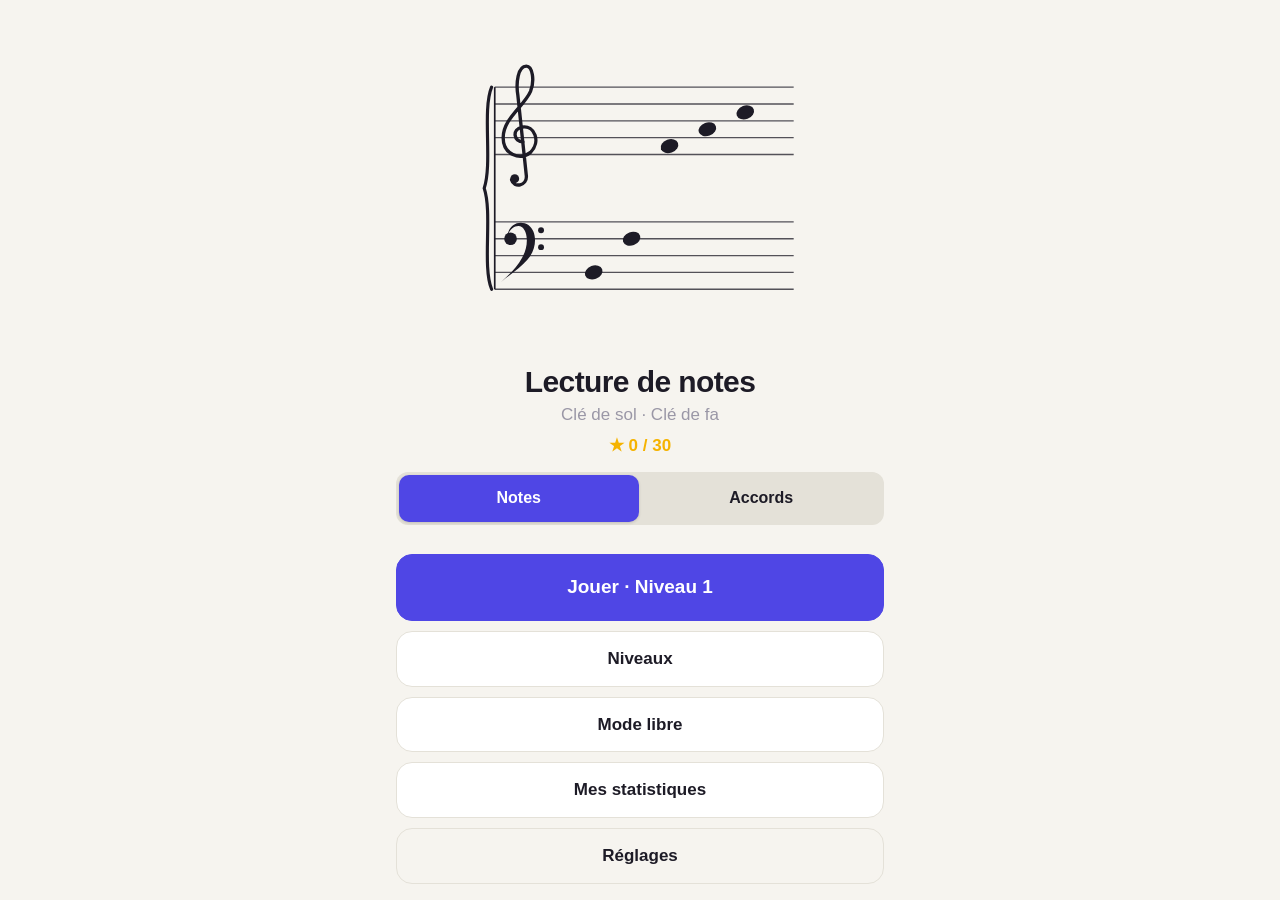
<file: index.html>
<!doctype html>
<html lang="fr">
<head>
  <meta charset="utf-8">
  <meta name="viewport" content="width=device-width, initial-scale=1, viewport-fit=cover">
  <title>Lecture de notes</title>
  <meta name="description" content="Apprendre à lire les notes en clé de sol et en clé de fa.">
  <meta name="theme-color" content="#f6f4ef" media="(prefers-color-scheme: light)">
  <meta name="theme-color" content="#16161d" media="(prefers-color-scheme: dark)">
  <meta name="apple-mobile-web-app-capable" content="yes">
  <meta name="mobile-web-app-capable" content="yes">
  <meta name="apple-mobile-web-app-status-bar-style" content="default">
  <meta name="apple-mobile-web-app-title" content="Notes">
  <link rel="apple-touch-icon" href="icons/icon-180.png">
  <link rel="icon" href="icons/icon-192.png">
  <link rel="manifest" href="manifest.webmanifest">
  <link rel="stylesheet" href="styles.css">
</head>
<body>

<!-- Accueil -->
<section class="screen" id="home">
  <div class="home-hero">
    <div class="home-staff" id="home-staff"></div>
    <h1>Lecture de notes</h1>
    <p class="muted">Clé de sol · Clé de fa</p>
    <p class="star-total" id="star-total"></p>
  </div>
  <div class="seg mode-tabs" id="mode-tabs">
    <button data-value="notes">Notes</button><button data-value="chords">Accords</button>
  </div>
  <div class="menu">
    <button class="btn primary big" id="btn-continue">Jouer</button>
    <button class="btn" data-go="levels">Niveaux</button>
    <button class="btn" data-go="free">Mode libre</button>
    <button class="btn" data-go="stats">Mes statistiques</button>
    <button class="btn ghost" data-go="settings">Réglages</button>
  </div>
</section>

<!-- Niveaux -->
<section class="screen" id="levels" hidden>
  <header class="bar"><button class="back" data-go="home" aria-label="Retour">‹</button><h2 id="levels-title">Niveaux</h2><span></span></header>
  <ol class="level-list" id="level-list"></ol>
</section>

<!-- Jeu -->
<section class="screen game" id="game" hidden>
  <header class="bar">
    <button class="back" id="btn-quit" aria-label="Quitter">✕</button>
    <h2 id="g-title"></h2>
    <span class="progress" id="g-progress"></span>
  </header>
  <div class="hud">
    <span class="score"><span id="g-score">0</span> pts</span>
    <span class="combo" id="g-combo"></span>
  </div>
  <div class="timer"><div class="timer-bar" id="g-timer"></div></div>
  <div class="staff-card" id="g-staff"></div>
  <p class="feedback" id="g-feedback" aria-live="polite"></p>
  <div id="g-input"></div>
</section>

<!-- Résultats -->
<section class="screen" id="results" hidden>
  <header class="bar"><span></span><h2 id="r-title"></h2><span></span></header>
  <div class="stars" id="r-stars"></div>
  <p class="result-msg" id="r-msg"></p>
  <div class="numbers">
    <div><strong id="r-acc"></strong><span>précision</span></div>
    <div><strong id="r-time"></strong><span>temps moyen</span></div>
    <div><strong id="r-combo"></strong><span>meilleure série</span></div>
    <div><strong id="r-score"></strong><span id="r-score-label">points</span></div>
  </div>
  <div id="r-missed"></div>
  <div class="menu">
    <button class="btn primary" id="btn-next" hidden>Niveau suivant</button>
    <button class="btn" id="btn-replay">Rejouer</button>
    <button class="btn ghost" data-go="home">Menu</button>
  </div>
</section>

<!-- Statistiques -->
<section class="screen" id="stats" hidden>
  <header class="bar"><button class="back" data-go="home" aria-label="Retour">‹</button><h2>Mes statistiques</h2><span></span></header>
  <p class="muted center" id="s-summary"></p>
  <div class="legend"><span class="dot ok"></span>maîtrisée <span class="dot warn"></span>à revoir <span class="dot bad"></span>difficile <span class="dot none"></span>pas encore vue</div>
  <div id="s-notes-overview">
    <h3>Clé de sol</h3>
    <div class="staff-card wide" id="s-sol"></div>
    <h3>Clé de fa</h3>
    <div class="staff-card wide" id="s-fa"></div>
  </div>
  <div id="s-chords-overview">
    <h3>Par type d’accord</h3>
    <div class="tiles" id="s-qualities"></div>
    <h3>Par renversement</h3>
    <div class="tiles" id="s-inversions"></div>
  </div>
  <h3 id="s-hard-title">Notes difficiles</h3>
  <div class="hard-grid" id="s-hard"></div>
  <div class="menu">
    <button class="btn primary" id="btn-train">Entraîner mes notes difficiles</button>
  </div>
</section>

<!-- Mode libre -->
<section class="screen" id="free" hidden>
  <header class="bar"><button class="back" data-go="home" aria-label="Retour">‹</button><h2>Mode libre</h2><span></span></header>
  <div class="form">
    <label>Contenu</label>
    <div class="seg" data-free="content">
      <button data-value="notes">Notes</button><button data-value="chords">Accords</button>
      <button data-value="both">Les deux</button>
    </div>
    <label>Clés</label>
    <div class="seg" data-free="clefs">
      <button data-value="sol">Sol</button><button data-value="fa">Fa</button>
      <button data-value="both">Les deux</button><button data-value="grand">Grand portée</button>
    </div>
    <div class="form" id="f-notes-opts">
      <div class="form" id="f-ledger-row">
        <label>Notes : lignes supplémentaires</label>
        <div class="seg" data-free="ledger">
          <button data-value="false">Non</button><button data-value="true">Oui</button>
        </div>
      </div>
      <label>Notes : altérations</label>
      <div class="seg" data-free="accs">
        <button data-value="none">Aucune</button><button data-value="sharps">♯</button>
        <button data-value="flats">♭</button><button data-value="both">♯ et ♭</button>
      </div>
    </div>
    <div class="form" id="f-chord-opts">
      <label>Accords : types</label>
      <div class="seg" data-free="chordTypes">
        <button data-value="triads">Maj / min</button><button data-value="sevenths">Septièmes</button>
        <button data-value="all">Tous</button>
      </div>
      <label>Accords : renversements</label>
      <div class="seg" data-free="inversions">
        <button data-value="false">Non</button><button data-value="true">Oui</button>
      </div>
      <label>Accords : fondamentales altérées</label>
      <div class="seg" data-free="chordAcc">
        <button data-value="false">Non</button><button data-value="true">Oui (Si♭, Fa♯…)</button>
      </div>
    </div>
    <label>Temps par note</label>
    <div class="seg" data-free="time">
      <button data-value="0">Sans</button><button data-value="8">8 s</button>
      <button data-value="5">5 s</button><button data-value="3">3 s</button>
    </div>
  </div>
  <div class="menu"><button class="btn primary big" id="btn-free-start">C’est parti</button></div>
</section>

<!-- Réglages -->
<section class="screen" id="settings" hidden>
  <header class="bar"><button class="back" data-go="home" aria-label="Retour">‹</button><h2>Réglages</h2><span></span></header>
  <div class="form">
    <label>Répondre avec</label>
    <div class="seg" id="set-input">
      <button data-value="buttons">Noms</button><button data-value="keyboard">Clavier</button>
      <button data-value="mic">Au piano 🎤</button>
    </div>
    <p class="muted small" id="set-input-help"></p>
    <div class="form" id="set-mic">
      <label>Octave des notes</label>
      <div class="seg" id="set-mic-octave">
        <button data-value="exact">Exacte</button><button data-value="any">Peu importe</button>
      </div>
      <label>Renversement des accords</label>
      <div class="seg" id="set-mic-inversion">
        <button data-value="exact">Exigé</button><button data-value="any">Peu importe</button>
      </div>
      <p class="muted small">Exigé : la bonne note doit être à la basse. Peu importe : seules les notes de l’accord comptent.</p>
      <label>Sensibilité du micro</label>
      <div class="seg" id="set-mic-sensitivity">
        <button data-value="low">Faible</button><button data-value="medium">Moyenne</button><button data-value="high">Forte</button>
        <button data-value="max">Max</button><button data-value="auto">Auto</button>
      </div>
      <p class="muted small" id="set-mic-help"></p>
      <label>Amplification de l’iPhone</label>
      <div class="seg" id="set-mic-boost">
        <button data-value="on">Oui</button><button data-value="off">Non (son brut)</button>
      </div>
      <p class="muted small">Oui : l’iPhone monte le volume du micro, comme pendant un appel. Si les notes sont mal reconnues, essaie Non.</p>
      <label>Justesse des notes</label>
      <div class="seg" id="set-mic-precision">
        <button data-value="loose">Souple</button><button data-value="normal">Normale</button><button data-value="strict">Stricte</button>
      </div>
      <p class="muted small" id="set-mic-precision-help"></p>
      <label>Avant de compter une erreur</label>
      <div class="seg" id="set-mic-patience">
        <button data-value="short">Court</button><button data-value="normal">Normal</button><button data-value="long">Long</button>
      </div>
      <p class="muted small" id="set-mic-patience-help"></p>
      <button class="btn" id="btn-tuner">Tester et accorder le micro</button>
      <button class="btn ghost" id="btn-mic-defaults">Réglages du micro par défaut</button>
    </div>
  </div>
  <div class="menu"><button class="btn danger" id="btn-reset">Réinitialiser la progression</button></div>
</section>

<!-- Test du micro et accordage -->
<section class="screen" id="tuner" hidden>
  <header class="bar"><button class="back" id="btn-tuner-back" aria-label="Retour">‹</button><h2>Tester le micro</h2><span></span></header>
  <p class="muted center">Joue quelques notes ou un accord : ce que tu joues doit s’afficher, et la jauge doit dépasser le trait.</p>
  <div class="tuner-card">
    <div class="tuner-note" id="t-note">—</div>
    <div class="tuner-scale"><span>−50</span><span>0</span><span>+50</span><div class="needle" id="t-needle"></div></div>
    <p class="muted center small" id="t-cents">&nbsp;</p>
    <p class="center tuner-chord" id="t-chord">&nbsp;</p>
  </div>
  <div id="t-meter"></div>
  <p class="muted center small" id="t-level">&nbsp;</p>
  <p class="center small" id="t-status"></p>
  <div class="menu">
    <button class="btn primary" id="btn-measure-noise">Régler la sensibilité automatiquement</button>
    <button class="btn" id="btn-calibrate">Accorder sur mon piano : jouer un La</button>
    <button class="btn ghost" id="btn-tuning-reset">Revenir au La 440 Hz</button>
  </div>
</section>

<script type="module" src="js/app.js"></script>
</body>
</html>
</file>
<file: styles.css>
:root {
  --bg: #f6f4ef;
  --card: #ffffff;
  --ink: #1d1b26;
  --muted: #9a97a6;
  --line: #e4e1d8;
  --accent: #4f46e5;
  --accent-ink: #ffffff;
  --ok: #16a34a;
  --warn: #d97706;
  --bad: #dc2626;
  --gold: #f5b301;
  --key-white: #ffffff;
  --key-black: #1d1b26;
  --radius: 16px;
  color-scheme: light dark;
}

@media (prefers-color-scheme: dark) {
  :root {
    --bg: #16161d;
    --card: #22222c;
    --ink: #eeedf3;
    --muted: #7c7a88;
    --line: #34343f;
    --accent: #818cf8;
    --accent-ink: #12121a;
    --ok: #4ade80;
    --warn: #fbbf24;
    --bad: #f87171;
    --key-white: #e9e8ef;
    --key-black: #0d0d12;
  }
}

* { box-sizing: border-box; -webkit-tap-highlight-color: transparent; }

html, body { margin: 0; background: var(--bg); color: var(--ink); }

body {
  font: 17px/1.4 -apple-system, BlinkMacSystemFont, "SF Pro Text", "Segoe UI", Roboto, sans-serif;
  -webkit-user-select: none;
  user-select: none;
  touch-action: manipulation;
  overscroll-behavior: none;
}

button { font: inherit; color: inherit; touch-action: manipulation; cursor: pointer; }

[hidden] { display: none !important; }

.screen {
  max-width: 520px;
  margin: 0 auto;
  min-height: 100dvh;
  padding: calc(env(safe-area-inset-top) + 12px) 16px calc(env(safe-area-inset-bottom) + 16px);
  display: flex;
  flex-direction: column;
  gap: 14px;
}

h1 { font-size: 30px; margin: 4px 0 0; letter-spacing: -0.02em; }
h2 { font-size: 18px; margin: 0; text-align: center; }
h3 { font-size: 15px; margin: 8px 0 0; color: var(--muted); text-transform: uppercase; letter-spacing: .06em; }
.muted { color: var(--muted); margin: 0; }
.small { font-size: 14px; }
.center { text-align: center; }

/* Barre de titre */
.bar { display: grid; grid-template-columns: 44px 1fr 64px; align-items: center; min-height: 44px; }
.bar > :last-child { text-align: right; }
.back { width: 44px; height: 44px; border: 0; border-radius: 50%; background: var(--card); font-size: 24px; line-height: 1; }

/* Boutons */
.menu { display: flex; flex-direction: column; gap: 10px; margin-top: auto; }
.btn {
  border: 1px solid var(--line); background: var(--card); border-radius: var(--radius);
  padding: 15px 18px; font-weight: 600; font-size: 17px;
}
.btn:active { transform: scale(.98); }
.btn.primary { background: var(--accent); border-color: var(--accent); color: var(--accent-ink); }
.btn.big { padding: 19px; font-size: 19px; }
.btn.ghost { background: transparent; }
.btn.danger { color: var(--bad); }
.btn:disabled { opacity: .4; }

/* Accueil */
.home-hero { text-align: center; margin-top: 12px; }
.home-staff { max-width: 320px; margin: 0 auto; }
.star-total { color: var(--gold); font-weight: 700; margin: 8px 0 0; }

/* Portée */
.staff { display: block; width: 100%; height: auto; color: var(--ink); overflow: visible; }
.staff-card { background: var(--card); border-radius: var(--radius); padding: 8px 12px; }
.staff-card.wide { padding: 4px 8px; }
.note.enter { animation: note-in .22s ease-out; }
.note.bad { animation: shake .3s; }
@keyframes note-in { from { transform: translateX(28px); opacity: 0; } }
@keyframes shake { 25% { transform: translateX(-5px); } 75% { transform: translateX(5px); } }

/* Liste des niveaux */
.level-list { list-style: none; margin: 0; padding: 0; display: flex; flex-direction: column; gap: 10px; }
.level {
  width: 100%; display: flex; align-items: center; gap: 14px; text-align: left;
  background: var(--card); border: 1px solid var(--line); border-radius: var(--radius); padding: 12px 14px;
}
.level .num {
  flex: none; width: 40px; height: 40px; border-radius: 50%; display: grid; place-items: center;
  background: var(--accent); color: var(--accent-ink); font-weight: 700;
}
.level.locked { opacity: .5; }
.level.locked .num { background: var(--line); }
.level .info { flex: 1; display: flex; flex-direction: column; }
.level small { color: var(--muted); font-size: 13px; }
.lvl-stars, .stars { color: var(--line); white-space: nowrap; }
.lvl-stars .on, .stars .on { color: var(--gold); }

/* Jeu */
.game { gap: 10px; height: 100dvh; min-height: 0; overflow: hidden; }
.game .staff { height: 100%; }
.progress { font-variant-numeric: tabular-nums; color: var(--muted); font-size: 15px; }
.hud { display: flex; justify-content: space-between; font-weight: 600; font-variant-numeric: tabular-nums; }
.combo { color: var(--muted); }
.combo.hot { color: var(--warn); }
.timer { height: 8px; background: var(--line); border-radius: 4px; overflow: hidden; }
.timer-bar { height: 100%; background: var(--accent); transform-origin: left; }
.timer-bar.low { background: var(--bad); }
.game .staff-card { flex: 1 1 0; display: flex; align-items: center; min-height: 0; }
.feedback { min-height: 26px; margin: 0; text-align: center; font-weight: 700; }
.feedback.ok { color: var(--ok); }
.feedback.bad { color: var(--bad); }

/* Réponse : boutons */
.input { display: flex; flex-direction: column; gap: 8px; }
.acc-bar { display: flex; justify-content: center; gap: 8px; }
.acc-btn {
  width: 64px; height: 46px; border-radius: 12px; border: 1px solid var(--line);
  background: var(--card); font-size: 24px;
}
.acc-btn.selected { background: var(--ink); color: var(--bg); border-color: var(--ink); }
.note-grid { display: grid; grid-template-columns: repeat(7, 1fr); gap: 5px; }
.note-btn {
  height: 68px; border-radius: 12px; border: 1px solid var(--line); background: var(--card);
  font-weight: 700; font-size: 16px; padding: 0;
}
.note-btn:active, .acc-btn:active { background: var(--accent); color: var(--accent-ink); }
.correct { outline: 3px solid var(--ok); outline-offset: -3px; }

/* Réponse : clavier */
.keyboard { position: relative; display: grid; grid-template-columns: repeat(7, 1fr); height: 170px; }
.key { border: 0; padding: 0; }
.key.white {
  background: var(--key-white); border: 1px solid var(--line); border-radius: 0 0 10px 10px;
  display: flex; align-items: flex-end; justify-content: center; padding-bottom: 10px;
  font-size: 13px; font-weight: 600; color: #6b6878;
}
.key.black {
  position: absolute; top: 0; width: 13%; height: 60%; background: var(--key-black);
  border-radius: 0 0 7px 7px; z-index: 1;
}
.key.white:active { background: #d9d6f5; }
.key.black:active { background: var(--accent); }
.key.correct { outline: 4px solid var(--ok); outline-offset: -4px; }
.key.white.correct { background: #d8f5e0; }
.key.black.correct { background: var(--ok); }

/* Résultats */
.stars { font-size: 52px; text-align: center; letter-spacing: 6px; line-height: 1; }
.result-msg { text-align: center; margin: 0; font-weight: 600; }
.numbers { display: grid; grid-template-columns: 1fr 1fr; gap: 10px; }
.numbers > div { background: var(--card); border-radius: var(--radius); padding: 12px; text-align: center; }
.numbers strong { display: block; font-size: 24px; font-variant-numeric: tabular-nums; }
.numbers span { color: var(--muted); font-size: 13px; }
.numbers .record { color: var(--gold); font-weight: 700; }
.missed-names { text-align: center; margin: 4px 0 0; color: var(--bad); font-weight: 600; }

/* Statistiques */
.legend { display: flex; flex-wrap: wrap; justify-content: center; align-items: center; gap: 4px 10px; font-size: 13px; color: var(--muted); }
.dot { display: inline-block; width: 10px; height: 10px; border-radius: 50%; margin-right: -6px; }
.dot.ok { background: var(--ok); } .dot.warn { background: var(--warn); }
.dot.bad { background: var(--bad); } .dot.none { background: var(--muted); }
.hard-grid { display: grid; grid-template-columns: 1fr 1fr; gap: 10px; }
.hard { background: var(--card); border-radius: var(--radius); padding: 6px 10px 10px; text-align: center; display: flex; flex-direction: column; }
.hard small { color: var(--muted); font-size: 12px; }

/* Formulaires */
.form { display: flex; flex-direction: column; gap: 8px; }
.form label { font-weight: 600; margin-top: 8px; }
.seg { display: flex; background: var(--line); border-radius: 12px; padding: 3px; gap: 3px; }
.seg button { flex: 1; border: 0; background: transparent; border-radius: 10px; padding: 10px 4px; font-size: 15px; font-weight: 600; }
.seg button.selected { background: var(--card); box-shadow: 0 1px 3px rgba(0,0,0,.15); }

/* Onglets Notes / Accords */
.mode-tabs button { padding: 12px 4px; font-size: 16px; }
.mode-tabs button.selected { background: var(--accent); color: var(--accent-ink); }

/* Réponse : qualité d'accord */
.quality-bar { display: grid; grid-auto-flow: column; grid-auto-columns: 1fr; gap: 5px; }
.quality-btn {
  height: 44px; border-radius: 12px; border: 1px solid var(--line); background: var(--card);
  font-weight: 700; font-size: 15px; padding: 0;
}
.quality-btn.selected { background: var(--ink); color: var(--bg); border-color: var(--ink); }
.quality-btn:active { background: var(--accent); color: var(--accent-ink); }

/* Statistiques des accords */
.tiles { display: grid; grid-template-columns: repeat(auto-fill, minmax(96px, 1fr)); gap: 8px; }
.tile {
  background: var(--card); border-radius: 12px; padding: 10px 6px; text-align: center;
  border-top: 4px solid var(--c, var(--muted));
}
.tile strong { display: block; font-size: 20px; font-variant-numeric: tabular-nums; }
.tile span { color: var(--muted); font-size: 12px; }

/* Micro : jauge de volume (le trait = seuil de sensibilité) */
.meter { position: relative; height: 14px; background: var(--line); border-radius: 7px; overflow: hidden; }
.meter-fill { height: 100%; width: 0; background: var(--muted); border-radius: 7px; transition: width .05s linear; }
.meter-fill.on { background: var(--ok); }
.meter-mark { position: absolute; top: 0; bottom: 0; width: 2px; background: var(--ink); opacity: .6; }
.input-mic { min-height: 150px; justify-content: center; gap: 14px; }
.mic-heard { margin: 0; text-align: center; font-size: 22px; font-weight: 700; min-height: 31px; }
.mic-error { margin: 0; color: var(--bad); text-align: center; font-size: 14px; }

/* Test du micro */
.tuner-card { background: var(--card); border-radius: var(--radius); padding: 20px 16px 12px; text-align: center; }
.tuner-chord { margin: 4px 0 0; font-weight: 700; min-height: 1.4em; }
.tuner-note { font-size: 56px; font-weight: 800; line-height: 1.1; }
.tuner-scale {
  position: relative; display: flex; justify-content: space-between; margin: 14px 4px 0;
  padding-top: 18px; border-top: 2px solid var(--line); font-size: 12px; color: var(--muted);
}
.tuner-scale .needle {
  position: absolute; top: -9px; left: 50%; width: 4px; height: 16px; margin-left: -2px;
  background: var(--accent); border-radius: 2px; transition: left .1s;
}
</file>
